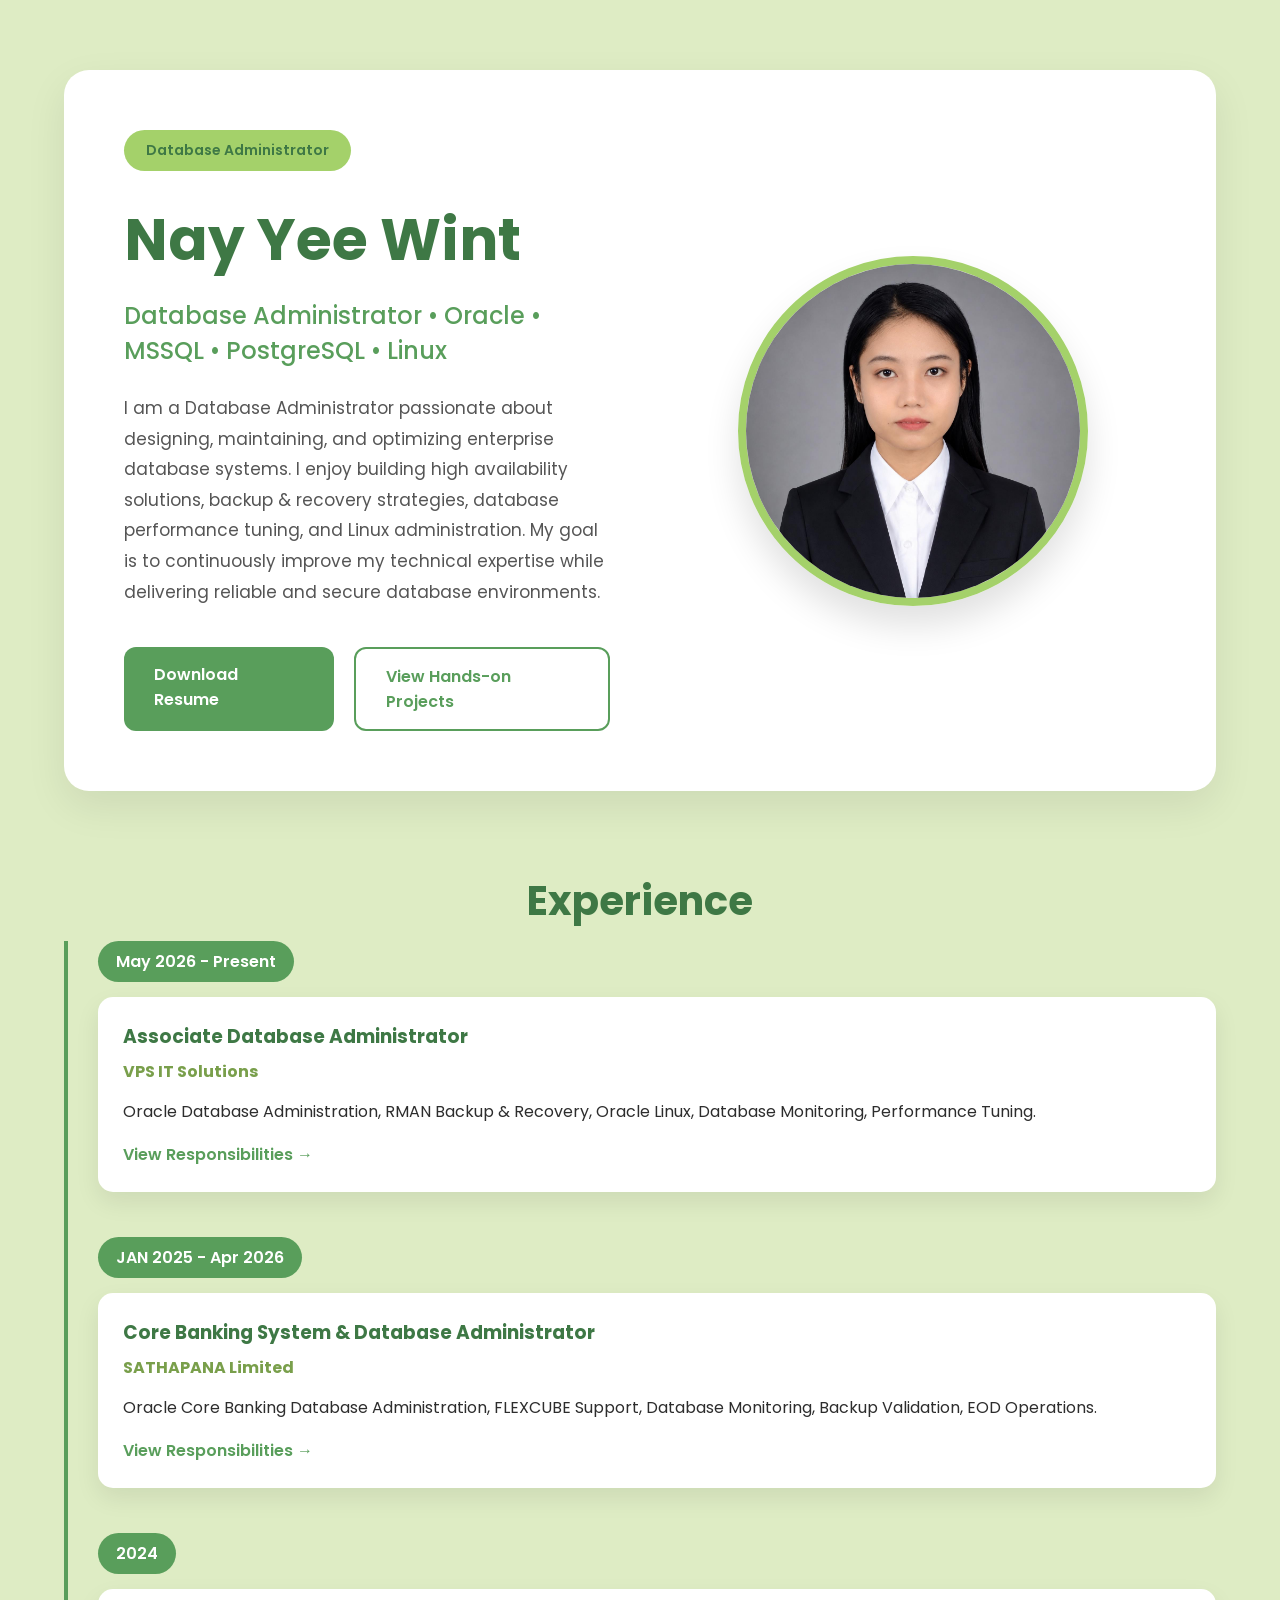
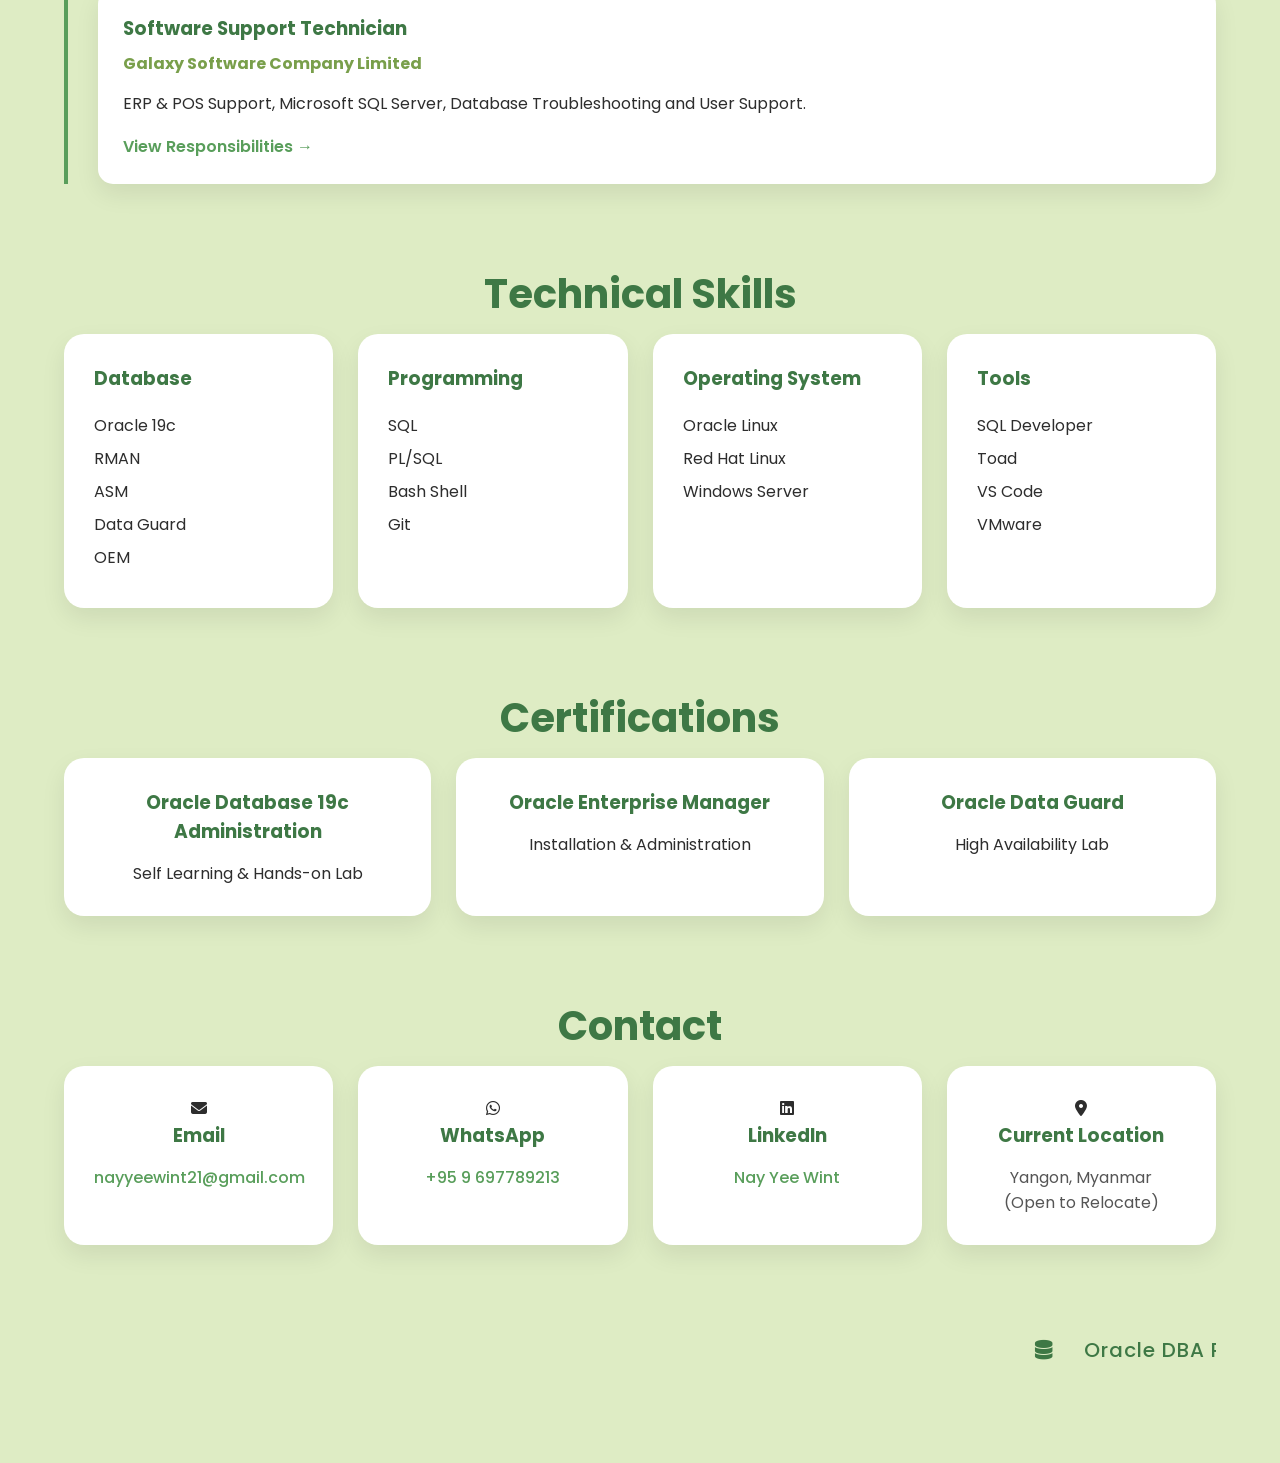
<file: index.html>
<!DOCTYPE html>
<html lang="en">
<head>

<meta charset="UTF-8">
<meta name="viewport" content="width=device-width, initial-scale=1.0">
<link rel="stylesheet"
href="https://cdnjs.cloudflare.com/ajax/libs/font-awesome/6.7.2/css/all.min.css">
<title>Nay Yee Wint | Oracle DBA</title>

<link rel="preconnect" href="https://fonts.googleapis.com">
<link rel="preconnect" href="https://fonts.gstatic.com" crossorigin>

<link href="https://fonts.googleapis.com/css2?family=Poppins:wght@300;400;500;600;700&display=swap" rel="stylesheet">

<link rel="stylesheet" href="css/style.css">

</head>

<body>

<section class="hero">

    <div class="hero-left">

        <span class="badge">
             Database Administrator
        </span>

        <h1>
            Nay Yee Wint
        </h1>

        <h2>
            Database Administrator • Oracle • MSSQL • PostgreSQL • Linux
        </h2>

        <p>

        I am a Database Administrator passionate about designing,
        maintaining, and optimizing enterprise database systems.
        I enjoy building high availability solutions, backup & recovery strategies,
        database performance tuning, and Linux administration.
        My goal is to continuously improve my technical expertise while
        delivering reliable and secure database environments.

        </p>

        <div class="buttons">

            <a href="#">Download Resume</a>

            <a href="#">View Hands-on Projects</a>

        </div>

    </div>


    <div class="hero-right">

        <img src="images/profile.jpg" alt="Profile">

    </div>

</section>

<!-- ================= EXPERIENCE ================= -->

<section class="section">

    <h2 class="section-title">Experience</h2>

    <div class="timeline">

        <div class="timeline-item">
            <div class="year">May 2026 - Present</div>

            <div class="content">
                <h3>Associate Database Administrator</h3>
                <h4>VPS IT Solutions</h4>
                <p>
                    Oracle Database Administration, RMAN Backup & Recovery,
                    Oracle Linux, Database Monitoring, Performance Tuning.
                </p>
                <a href="experience/vps.html" class="job-detail-btn">
               View Responsibilities →
        </a>
            </div>
        </div>

        <div class="timeline-item">
            <div class="year">JAN 2025 - Apr 2026</div>

            <div class="content">
                <h3>Core Banking System & Database Administrator</h3>
                <h4>SATHAPANA Limited</h4>
                <p>
                    Oracle Core Banking Database Administration,
                    FLEXCUBE Support, Database Monitoring,
                    Backup Validation, EOD Operations.
                </p>
                <a href="experience/sathapana.html" class="job-detail-btn">
        View Responsibilities →
</a>
            </div>
        </div>

        <div class="timeline-item">
            <div class="year">2024</div>

            <div class="content">
                <h3>Software Support Technician</h3>
                <h4>Galaxy Software Company Limited</h4>
                <p>
                    ERP & POS Support, Microsoft SQL Server,
                    Database Troubleshooting and User Support.
                </p>
                <a href="experience/galaxy.html" class="job-detail-btn">
       View Responsibilities →
</a>
            </div>
        </div>

    </div>

</section>



<!-- ================= SKILLS ================= -->

<section class="section">

<h2 class="section-title">Technical Skills</h2>

<div class="skills">

<div class="card">
<h3>Database</h3>
<p>Oracle 19c</p>
<p>RMAN</p>
<p>ASM</p>
<p>Data Guard</p>
<p>OEM</p>
</div>

<div class="card">
<h3>Programming</h3>
<p>SQL</p>
<p>PL/SQL</p>
<p>Bash Shell</p>
<p>Git</p>
</div>

<div class="card">
<h3>Operating System</h3>
<p>Oracle Linux</p>
<p>Red Hat Linux</p>
<p>Windows Server</p>
</div>

<div class="card">
<h3>Tools</h3>
<p>SQL Developer</p>
<p>Toad</p>
<p>VS Code</p>
<p>VMware</p>
</div>

</div>

</section>



<!-- ================= CERTIFICATIONS ================= -->

<section class="section">

<h2 class="section-title">Certifications</h2>

<div class="certificates">

<div class="certificate">
<h3>Oracle Database 19c Administration</h3>
<p>Self Learning & Hands-on Lab</p>
</div>

<div class="certificate">
<h3>Oracle Enterprise Manager</h3>
<p>Installation & Administration</p>
</div>

<div class="certificate">
<h3>Oracle Data Guard</h3>
<p>High Availability Lab</p>
</div>

</div>

</section>



<!-- ================= CONTACT ================= -->

<section class="section">
<h2 class="section-title">Contact</h2>


<div class="contact">

    <div class="contact-item">
        <i class="fa-solid fa-envelope"></i>
        <h3>Email</h3>
        <a href="mailto:nayyeewint21@gmail.com">
            nayyeewint21@gmail.com
        </a>
    </div>

    <div class="contact-item">
        <i class="fa-brands fa-whatsapp"></i>
        <h3>WhatsApp</h3>
        <a href="https://wa.me/959697789213?text=Hello%20Nay%20Yee%20Wint,%20I%20found%20your%20portfolio." target="_blank">
            +95 9 697789213
        </a>
    </div>


    <div class="contact-item">
        <i class="fa-brands fa-linkedin"></i>
        <h3>LinkedIn</h3>
        <a href="https://www.linkedin.com/in/nay-yee-wint/" target="_blank">
            Nay Yee Wint
        </a>
    </div>



<div class="contact-item">
    <i class="fa-solid fa-location-dot"></i>

    <h3>Current Location</h3>

    <p>Yangon, Myanmar</p>
   <p>(Open to Relocate)</p>

</div>


</div>


<!-- Developer Credit -->

<div class="developer-credit">
    <div class="developer-track">

            

        <span>
            &nbsp;&nbsp;&nbsp;&nbsp;&nbsp;&nbsp;&nbsp;&nbsp;&nbsp;&nbsp;&nbsp;&nbsp;
            &nbsp;&nbsp;&nbsp;&nbsp;&nbsp;&nbsp;&nbsp;&nbsp;&nbsp;&nbsp;&nbsp;&nbsp;
            &nbsp;&nbsp;&nbsp;&nbsp;&nbsp;&nbsp;&nbsp;&nbsp;&nbsp;&nbsp;&nbsp;&nbsp;
            &nbsp;&nbsp;&nbsp;&nbsp;&nbsp;&nbsp;&nbsp;&nbsp;&nbsp;&nbsp;&nbsp;&nbsp;
            &nbsp;&nbsp;&nbsp;&nbsp;&nbsp;&nbsp;&nbsp;&nbsp;&nbsp;&nbsp;&nbsp;&nbsp;
            &nbsp;&nbsp;&nbsp;&nbsp;&nbsp;&nbsp;&nbsp;&nbsp;&nbsp;&nbsp;&nbsp;&nbsp;
            &nbsp;&nbsp;&nbsp;&nbsp;&nbsp;&nbsp;&nbsp;&nbsp;&nbsp;&nbsp;&nbsp;&nbsp;
            &nbsp;&nbsp;&nbsp;&nbsp;&nbsp;&nbsp;&nbsp;&nbsp;&nbsp;&nbsp;&nbsp;&nbsp;
            &nbsp;&nbsp;&nbsp;&nbsp;&nbsp;&nbsp;&nbsp;&nbsp;&nbsp;&nbsp;&nbsp;&nbsp;
            &nbsp;&nbsp;&nbsp;&nbsp;&nbsp;&nbsp;&nbsp;&nbsp;&nbsp;&nbsp;&nbsp;&nbsp;
            &nbsp;&nbsp;&nbsp;&nbsp;&nbsp;&nbsp;&nbsp;&nbsp;&nbsp;&nbsp;&nbsp;&nbsp;
            &nbsp;&nbsp;&nbsp;&nbsp;&nbsp;&nbsp;&nbsp;&nbsp;&nbsp;&nbsp;&nbsp;&nbsp;
<i class="fa-solid fa-database"></i>
 &nbsp;&nbsp;&nbsp;
            Oracle DBA Portfolio
        </span>

           <i class="fa-solid fa-graduation-cap"></i>
        <span>
            Designed & Developed by Nay Yee Wint
        </span>

        <i class="fa-solid fa-database"></i>

    </div>
</div>

</section>

</body>
</html>
</file>
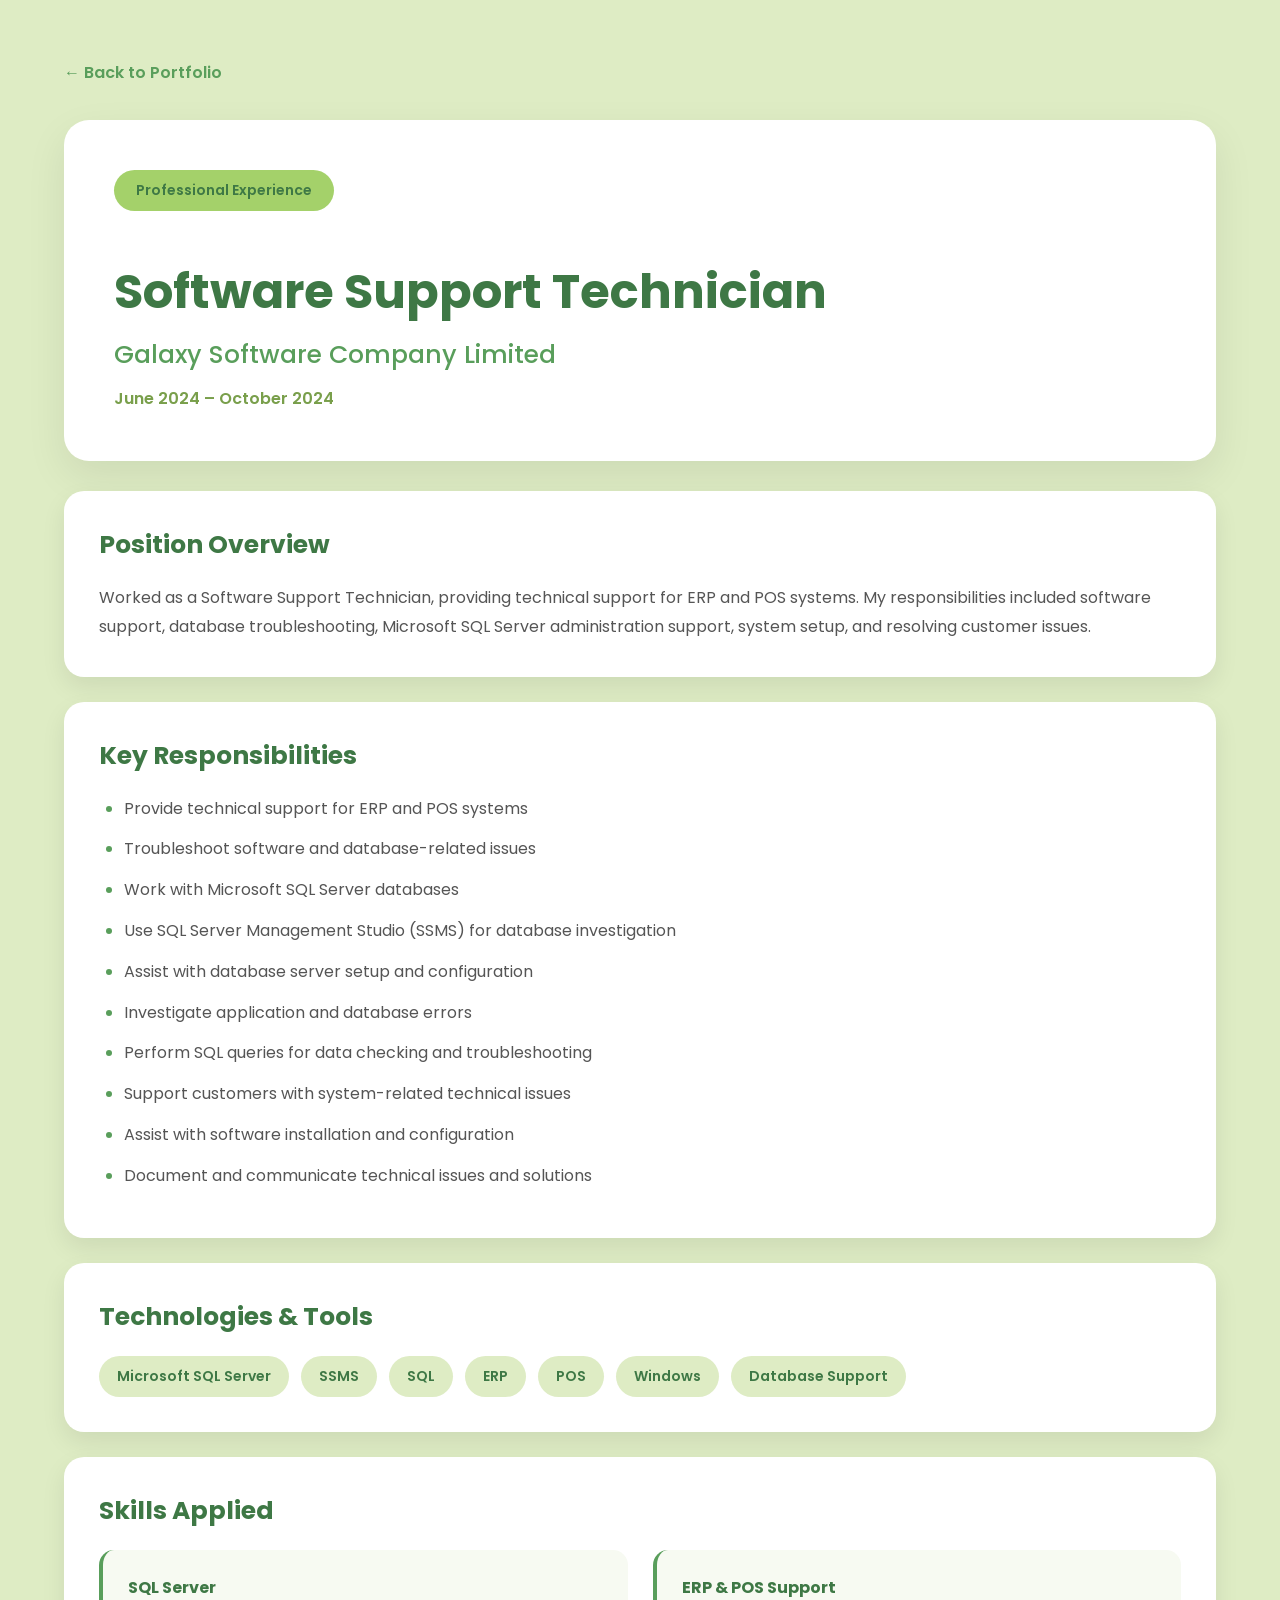
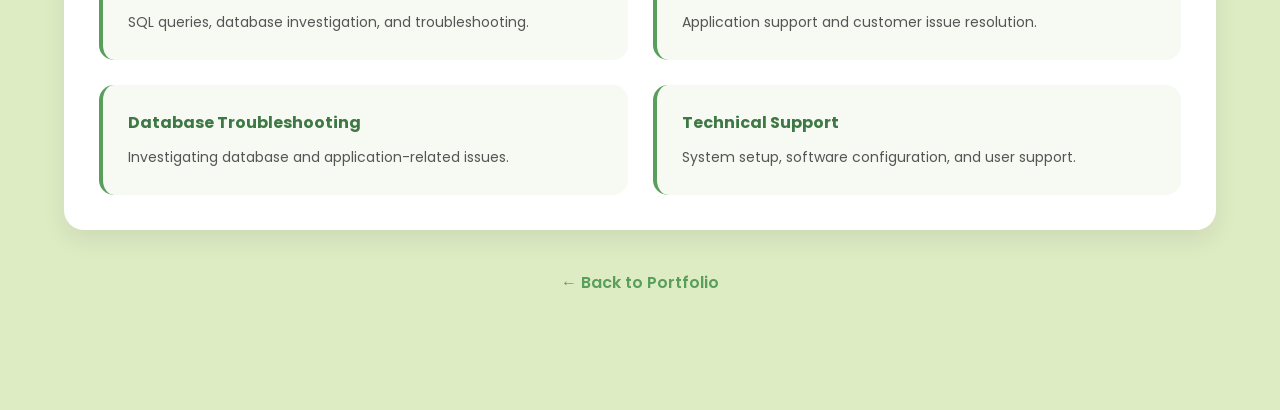
<file: experience/galaxy.html>
<!DOCTYPE html>
<html lang="en">

<head>

<meta charset="UTF-8">
<meta name="viewport" content="width=device-width, initial-scale=1.0">

<title>Software Support Technician | Galaxy Software Company Limited | Nay Yee Wint</title>

<link rel="preconnect" href="https://fonts.googleapis.com">
<link rel="preconnect" href="https://fonts.gstatic.com" crossorigin>

<link
    href="https://fonts.googleapis.com/css2?family=Poppins:wght@300;400;500;600;700&display=swap"
    rel="stylesheet"
>

<link rel="stylesheet" href="../css/style.css">

</head>

<body>

<!-- ================= JOB DETAILS ================= -->

<section class="job-detail-section">

    <div class="job-detail-container">

        <!-- Back Button -->

        <a href="../index.html" class="back-button">
            ← Back to Portfolio
        </a>


        <!-- Header -->

        <div class="job-header">

            <span class="badge">
                Professional Experience
            </span>

            <h1>
                Software Support Technician
            </h1>

            <h2>
                Galaxy Software Company Limited
            </h2>

            <p class="job-period">
                June 2024 – October 2024
            </p>

        </div>


        <!-- Summary -->

        <div class="job-card">

            <h3>Position Overview</h3>

            <p>
                Worked as a Software Support Technician, providing
                technical support for ERP and POS systems. My
                responsibilities included software support, database
                troubleshooting, Microsoft SQL Server administration
                support, system setup, and resolving customer issues.
            </p>

        </div>


        <!-- Responsibilities -->

        <div class="job-card">

            <h3>Key Responsibilities</h3>

            <ul class="responsibility-list">

                <li>
                    Provide technical support for ERP and POS systems
                </li>

                <li>
                    Troubleshoot software and database-related issues
                </li>

                <li>
                    Work with Microsoft SQL Server databases
                </li>

                <li>
                    Use SQL Server Management Studio (SSMS) for
                    database investigation
                </li>

                <li>
                    Assist with database server setup and configuration
                </li>

                <li>
                    Investigate application and database errors
                </li>

                <li>
                    Perform SQL queries for data checking and troubleshooting
                </li>

                <li>
                    Support customers with system-related technical issues
                </li>

                <li>
                    Assist with software installation and configuration
                </li>

                <li>
                    Document and communicate technical issues and solutions
                </li>

            </ul>

        </div>


        <!-- Technologies -->

        <div class="job-card">

            <h3>Technologies & Tools</h3>

            <div class="technology-list">

                <span>Microsoft SQL Server</span>

                <span>SSMS</span>

                <span>SQL</span>

                <span>ERP</span>

                <span>POS</span>

                <span>Windows</span>

                <span>Database Support</span>

            </div>

        </div>


        <!-- Skills -->

        <div class="job-card">

            <h3>Skills Applied</h3>

            <div class="skills-applied">

                <div>
                    <strong>SQL Server</strong>
                    <p>
                        SQL queries, database investigation,
                        and troubleshooting.
                    </p>
                </div>

                <div>
                    <strong>ERP & POS Support</strong>
                    <p>
                        Application support and customer
                        issue resolution.
                    </p>
                </div>

                <div>
                    <strong>Database Troubleshooting</strong>
                    <p>
                        Investigating database and
                        application-related issues.
                    </p>
                </div>

                <div>
                    <strong>Technical Support</strong>
                    <p>
                        System setup, software configuration,
                        and user support.
                    </p>
                </div>

            </div>

        </div>


        <!-- Back -->

        <div class="bottom-back">

            <a href="../index.html" class="back-button">
                ← Back to Portfolio
            </a>

        </div>

    </div>

</section>

</body>

</html>
</file>
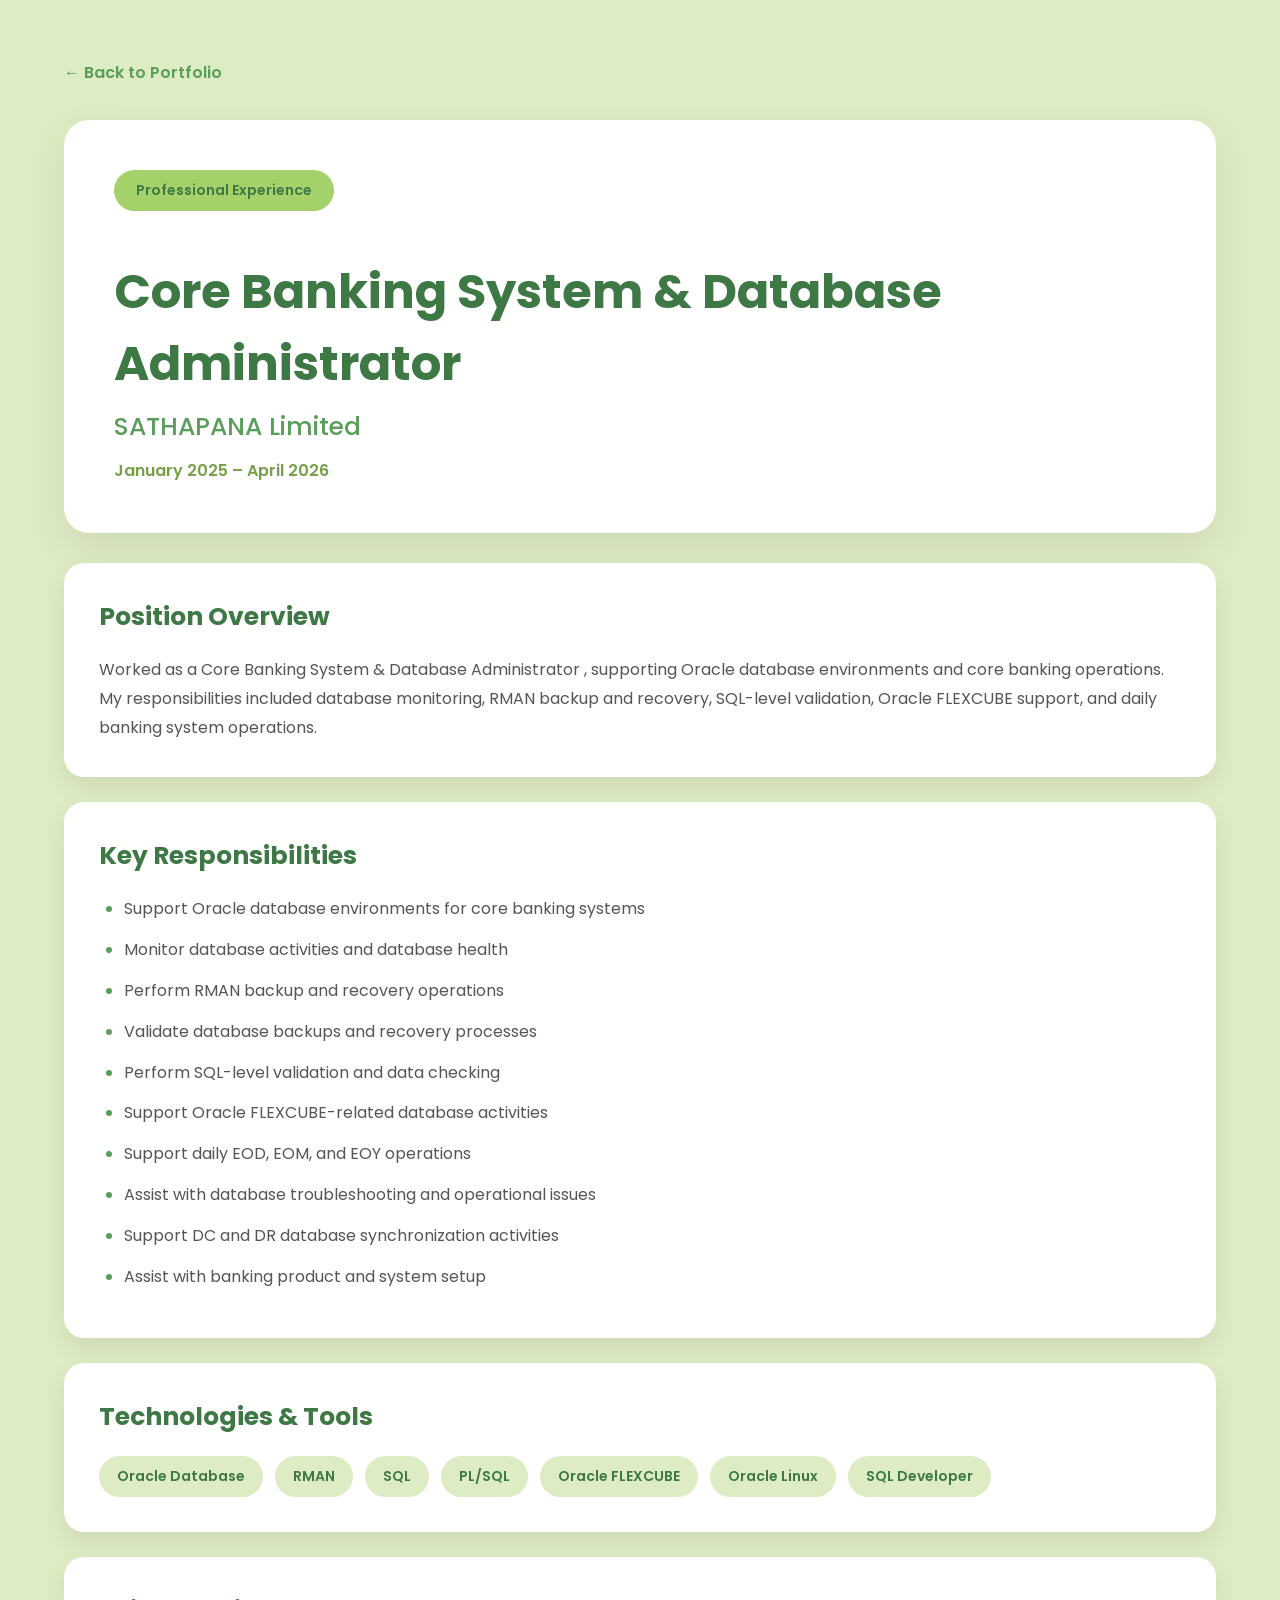
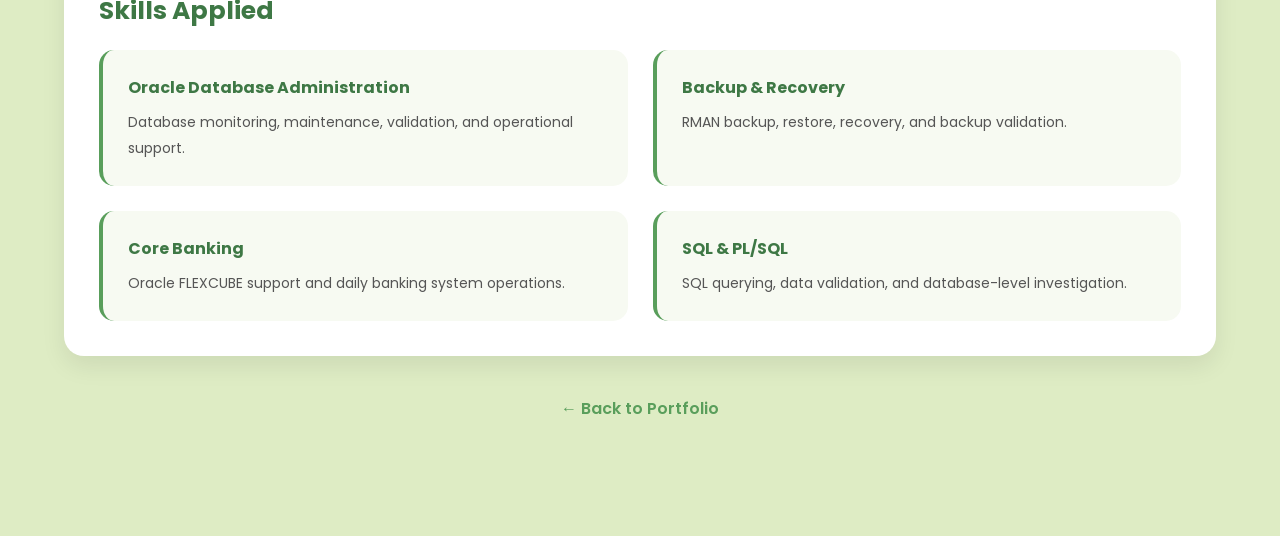
<file: experience/sathapana.html>
<!DOCTYPE html>
<html lang="en">

<head>

<meta charset="UTF-8">
<meta name="viewport" content="width=device-width, initial-scale=1.0">

<title>Core Banking System & Database Administrator Unit Assistant | SATHAPANA Limited | Nay Yee Wint</title>

<link rel="preconnect" href="https://fonts.googleapis.com">
<link rel="preconnect" href="https://fonts.gstatic.com" crossorigin>

<link
    href="https://fonts.googleapis.com/css2?family=Poppins:wght@300;400;500;600;700&display=swap"
    rel="stylesheet"
>

<link rel="stylesheet" href="../css/style.css">

</head>

<body>

<!-- ================= JOB DETAILS ================= -->

<section class="job-detail-section">

    <div class="job-detail-container">

        <!-- Back Button -->

        <a href="../index.html" class="back-button">
            ← Back to Portfolio
        </a>


        <!-- Header -->

        <div class="job-header">

            <span class="badge">
                Professional Experience
            </span>

            <h1>
                Core Banking System & Database Administrator
            </h1>

            <h2>
                SATHAPANA Limited
            </h2>

            <p class="job-period">
                January 2025 – April 2026
            </p>

        </div>


        <!-- Summary -->

        <div class="job-card">

            <h3>Position Overview</h3>

            <p>
                Worked as a Core Banking System & Database Administrator
                , supporting Oracle database environments
                and core banking operations. My responsibilities included
                database monitoring, RMAN backup and recovery, SQL-level
                validation, Oracle FLEXCUBE support, and daily banking
                system operations.
            </p>

        </div>


        <!-- Responsibilities -->

        <div class="job-card">

            <h3>Key Responsibilities</h3>

            <ul class="responsibility-list">

                <li>
                    Support Oracle database environments for core banking systems
                </li>

                <li>
                    Monitor database activities and database health
                </li>

                <li>
                    Perform RMAN backup and recovery operations
                </li>

                <li>
                    Validate database backups and recovery processes
                </li>

                <li>
                    Perform SQL-level validation and data checking
                </li>

                <li>
                    Support Oracle FLEXCUBE-related database activities
                </li>

                <li>
                    Support daily EOD, EOM, and EOY operations
                </li>

                <li>
                    Assist with database troubleshooting and operational issues
                </li>

                <li>
                    Support DC and DR database synchronization activities
                </li>

                <li>
                    Assist with banking product and system setup
                </li>

            </ul>

        </div>


        <!-- Technologies -->

        <div class="job-card">

            <h3>Technologies & Tools</h3>

            <div class="technology-list">

                <span>Oracle Database</span>

                <span>RMAN</span>

                <span>SQL</span>

                <span>PL/SQL</span>

                <span>Oracle FLEXCUBE</span>

                <span>Oracle Linux</span>

                <span>SQL Developer</span>

            </div>

        </div>


        <!-- Skills -->

        <div class="job-card">

            <h3>Skills Applied</h3>

            <div class="skills-applied">

                <div>
                    <strong>Oracle Database Administration</strong>
                    <p>
                        Database monitoring, maintenance,
                        validation, and operational support.
                    </p>
                </div>

                <div>
                    <strong>Backup & Recovery</strong>
                    <p>
                        RMAN backup, restore, recovery,
                        and backup validation.
                    </p>
                </div>

                <div>
                    <strong>Core Banking</strong>
                    <p>
                        Oracle FLEXCUBE support and
                        daily banking system operations.
                    </p>
                </div>

                <div>
                    <strong>SQL & PL/SQL</strong>
                    <p>
                        SQL querying, data validation,
                        and database-level investigation.
                    </p>
                </div>

            </div>

        </div>


        <!-- Back -->

        <div class="bottom-back">

            <a href="../index.html" class="back-button">
                ← Back to Portfolio
            </a>

        </div>

    </div>

</section>

</body>

</html>
</file>
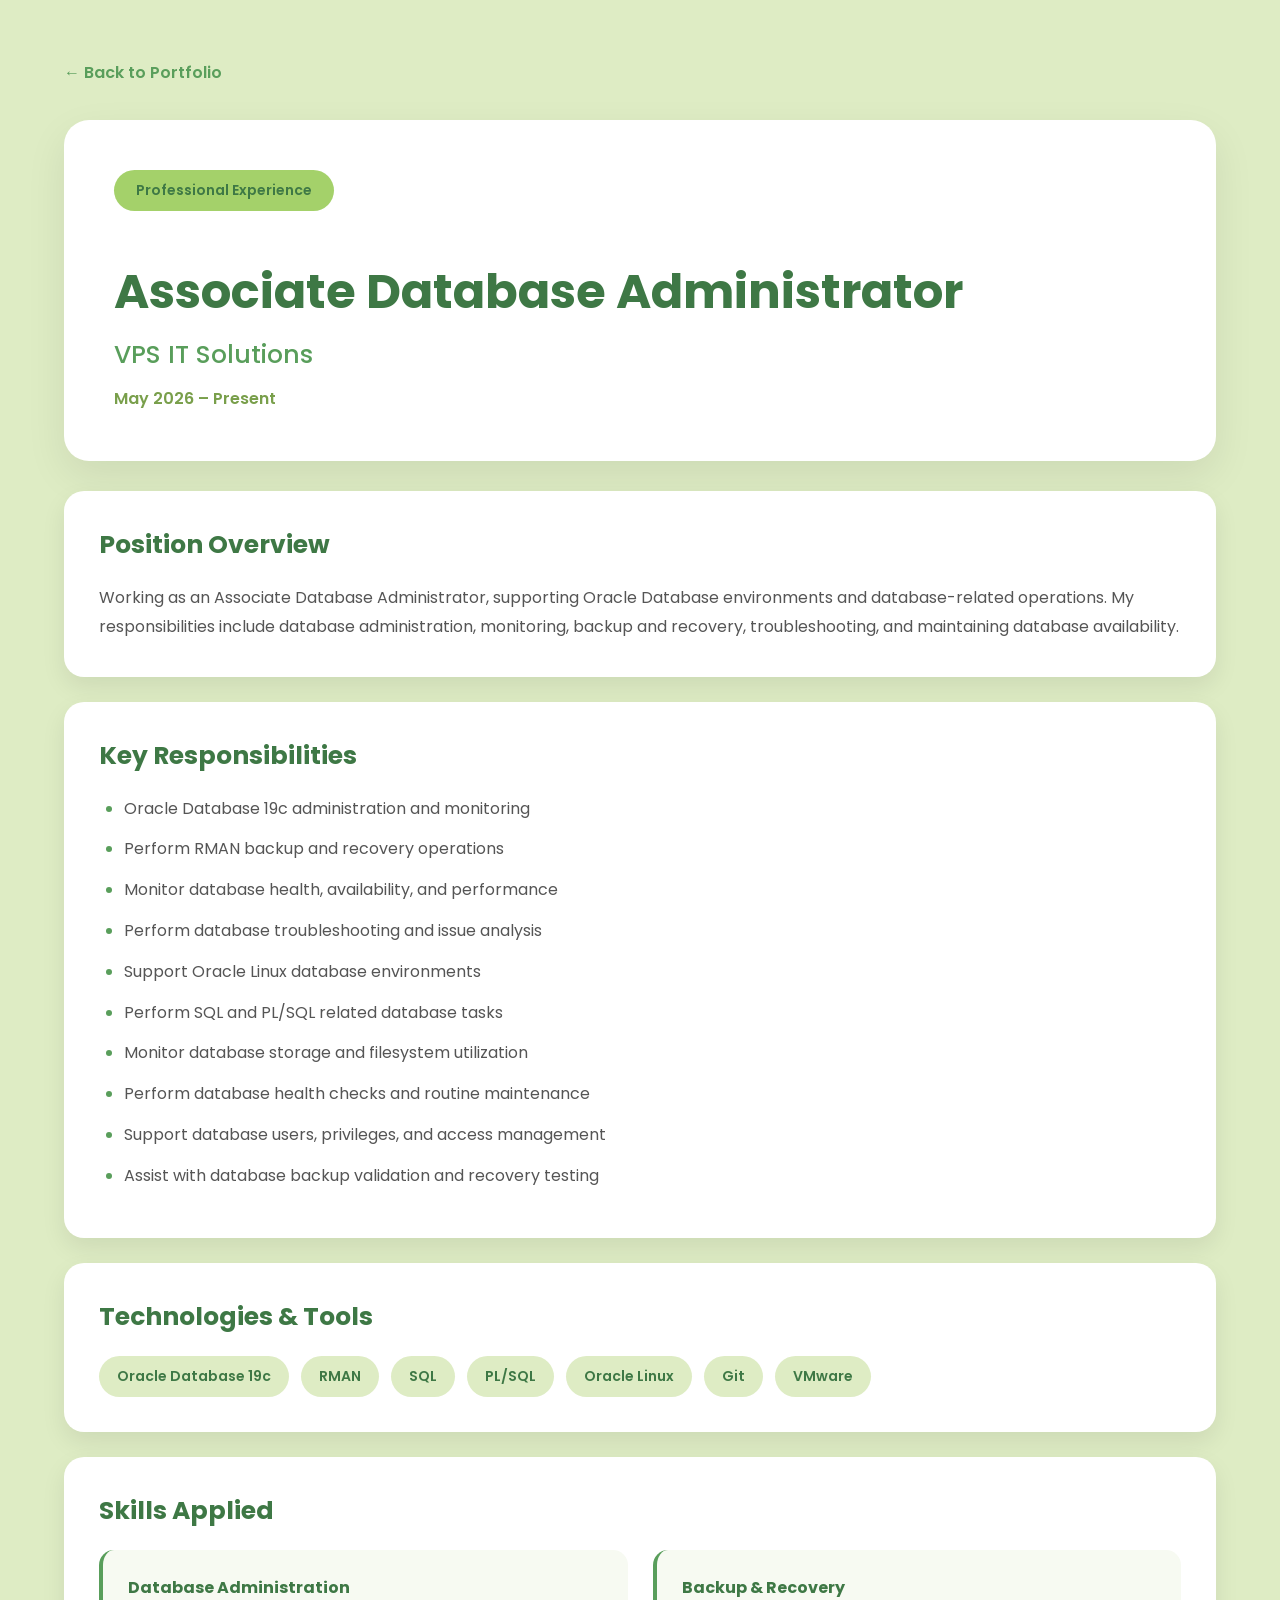
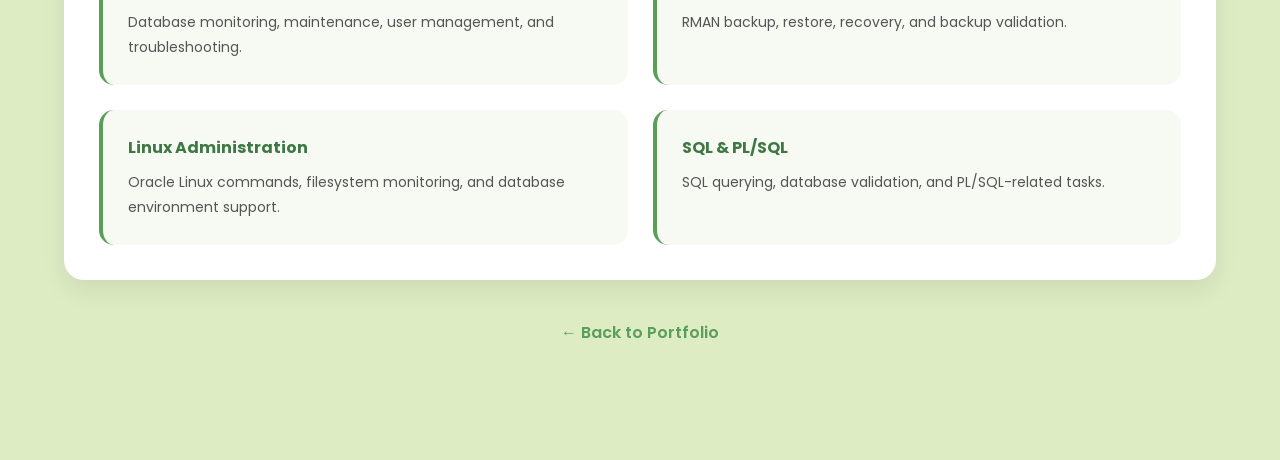
<file: experience/vps.html>
<!DOCTYPE html>
<html lang="en">

<head>

    <meta charset="UTF-8">
    <meta name="viewport" content="width=device-width, initial-scale=1.0">

    <title>Associate DBA | VPS IT Myanmar | Nay Yee Wint</title>

    <link rel="preconnect" href="https://fonts.googleapis.com">
    <link rel="preconnect" href="https://fonts.gstatic.com" crossorigin>

    <link
        href="https://fonts.googleapis.com/css2?family=Poppins:wght@300;400;500;600;700&display=swap"
        rel="stylesheet"
    >

    <!-- Use the same CSS as your home page -->
    <link rel="stylesheet" href="../css/style.css">

</head>

<body>

    <!-- ================= JOB DETAILS ================= -->

    <section class="job-detail-section">

        <div class="job-detail-container">

            <!-- Back Button -->

            <a href="../index.html" class="back-button">
                ← Back to Portfolio
            </a>


            <!-- Header -->

            <div class="job-header">

                <span class="badge">
                    Professional Experience
                </span>

                <h1>Associate Database Administrator</h1>

                <h2>VPS IT Solutions</h2>

                <p class="job-period">
                    May 2026 – Present
                </p>

            </div>


            <!-- Summary -->

            <div class="job-card">

                <h3>Position Overview</h3>

                <p>
                    Working as an Associate Database Administrator,
                    supporting Oracle Database environments and
                    database-related operations. My responsibilities
                    include database administration, monitoring,
                    backup and recovery, troubleshooting, and
                    maintaining database availability.
                </p>

            </div>


            <!-- Responsibilities -->

            <div class="job-card">

                <h3>Key Responsibilities</h3>

                <ul class="responsibility-list">

                    <li>
                        Oracle Database 19c administration and monitoring
                    </li>

                    <li>
                        Perform RMAN backup and recovery operations
                    </li>

                    <li>
                        Monitor database health, availability, and performance
                    </li>

                    <li>
                        Perform database troubleshooting and issue analysis
                    </li>

                    <li>
                        Support Oracle Linux database environments
                    </li>

                    <li>
                        Perform SQL and PL/SQL related database tasks
                    </li>

                    <li>
                        Monitor database storage and filesystem utilization
                    </li>

                    <li>
                        Perform database health checks and routine maintenance
                    </li>

                    <li>
                        Support database users, privileges, and access management
                    </li>

                    <li>
                        Assist with database backup validation and recovery testing
                    </li>

                </ul>

            </div>


            <!-- Technologies -->

            <div class="job-card">

                <h3>Technologies & Tools</h3>

                <div class="technology-list">

                    <span>Oracle Database 19c</span>

                    <span>RMAN</span>

                    <span>SQL</span>

                    <span>PL/SQL</span>

                    <span>Oracle Linux</span>

                    <span>Git</span>

                    <span>VMware</span>

                </div>

            </div>


            <!-- Skills -->

            <div class="job-card">

                <h3>Skills Applied</h3>

                <div class="skills-applied">

                    <div>
                        <strong>Database Administration</strong>
                        <p>
                            Database monitoring, maintenance,
                            user management, and troubleshooting.
                        </p>
                    </div>

                    <div>
                        <strong>Backup & Recovery</strong>
                        <p>
                            RMAN backup, restore, recovery,
                            and backup validation.
                        </p>
                    </div>

                    <div>
                        <strong>Linux Administration</strong>
                        <p>
                            Oracle Linux commands, filesystem
                            monitoring, and database environment support.
                        </p>
                    </div>

                    <div>
                        <strong>SQL & PL/SQL</strong>
                        <p>
                            SQL querying, database validation,
                            and PL/SQL-related tasks.
                        </p>
                    </div>

                </div>

            </div>


            <!-- Back -->

            <div class="bottom-back">

                <a href="../index.html" class="back-button">
                    ← Back to Portfolio
                </a>

            </div>

        </div>

    </section>


</body>

</html>
</file>
<file: css/style.css>
*{
    margin:0;
    padding:0;
    box-sizing:border-box;
}

body{

    font-family:'Poppins',sans-serif;

    background:#deecc4;

    color:#2d2d2d;

}

.hero{

    width:90%;

    max-width:1200px;

    margin:70px auto;
    margin-bottom: 10px;

    background:white;

    border-radius:25px;

    display:flex;

    align-items:center;

    justify-content:space-between;

    padding:60px;

    box-shadow:0 15px 40px rgba(0,0,0,.08);

    gap:60px;

}

.hero-left{

    flex:1;

}

.badge{

    display:inline-block;

    background:#a4d16a;

    color:#3e7845;

    padding:10px 22px;

    border-radius:30px;

    font-size:14px;

    font-weight:600;

    margin-bottom:25px;

}

.hero-left h1{

    font-size:58px;

    color:#3e7845;

    margin-bottom:15px;

}

.hero-left h2{

    font-size:24px;

    color:#599e5b;

    margin-bottom:25px;

    font-weight:500;

}

.hero-left p{

    line-height:1.8;

    font-size:17px;

    color:#555;

    margin-bottom:40px;

}

.buttons{

    display:flex;

    gap:20px;

}

.buttons a{

    text-decoration:none;

    padding:15px 30px;

    border-radius:12px;

    font-weight:600;

    transition:.3s;

}

.buttons a:first-child{

    background:#599e5b;

    color:white;

}

.buttons a:first-child:hover{

    background:#3e7845;

}

.buttons a:last-child{

    border:2px solid #599e5b;

    color:#599e5b;

}

.buttons a:last-child:hover{

    background:#599e5b;

    color:white;

}

.hero-right{

    flex:1;

    display:flex;

    justify-content:center;

}

.hero-right img{

    width:350px;

    height:350px;

    object-fit:cover;

    border-radius:50%;

    border:8px solid #a4d16a;

    box-shadow:0 20px 35px rgba(0,0,0,.12);

}

@media(max-width:900px){

.hero{

    flex-direction:column-reverse;

    text-align:center;

    padding:40px;

}

.hero-left h1{

    font-size:42px;

}

.hero-left h2{

    font-size:20px;

}

.buttons{

    justify-content:center;

    flex-wrap:wrap;

}

.hero-right img{

    width:260px;

    height:260px;

}

}

/* ====================== */

.section{

    width:90%;
    max-width:1200px;
    margin:80px auto;

}

.section-title{

    text-align:center;
    color:#3e7845;
    font-size:40px;
    margin-bottom:10px;

}

/* ===== Timeline ===== */

.timeline{

    position:relative;
    padding-left:30px;
    border-left:4px solid #599e5b;

}

.timeline-item{

    margin-bottom:45px;

}

.year{

    display:inline-block;
    background:#599e5b;
    color:white;
    padding:8px 18px;
    border-radius:30px;
    margin-bottom:15px;
    font-weight:600;

}

.content{

    background:white;
    padding:25px;
    border-radius:15px;
    box-shadow:0 10px 25px rgba(0,0,0,.08);

}

.content h3{

    color:#3e7845;
    margin-bottom:8px;

}

.content h4{

    color:#799f4b;
    margin-bottom:15px;

}

/* ===== Skills ===== */

.skills{

    display:grid;
    grid-template-columns:repeat(auto-fit,minmax(250px,1fr));
    gap:25px;

}

.card{

    background:white;
    padding:30px;
    border-radius:20px;
    box-shadow:0 10px 25px rgba(0,0,0,.08);
    transition:.3s;

}

.card:hover{

    transform:translateY(-8px);

}

.card h3{

    color:#3e7845;
    margin-bottom:20px;

}

.card p{

    margin:8px 0;

}

/* ===== Certificates ===== */

.certificates{

    display:grid;
    grid-template-columns:repeat(auto-fit,minmax(280px,1fr));
    gap:25px;

}

.certificate{

    background:white;
    padding:30px;
    border-radius:20px;
    text-align:center;
    box-shadow:0 10px 25px rgba(0,0,0,.08);

}

.certificate h3{

    color:#3e7845;
    margin-bottom:15px;

}

/* ===== Contact ===== */

.contact{

    display:grid;
    grid-template-columns:repeat(auto-fit,minmax(250px,1fr));
    gap:25px;

}

.contact-item{

    background:white;
    padding:30px;
    border-radius:20px;
    text-align:center;
    box-shadow:0 10px 25px rgba(0,0,0,.08);

}

.contact-item h3{

    color:#3e7845;
    margin-bottom:15px;

}

.contact-item p{

    color:#555;

}

.contact-item a{

    color:#599e5b;
    text-decoration:none;
    font-weight:500;
    transition:.3s;

}

.contact-item a:hover{

    color:#3e7845;
    text-decoration:underline;

}

.job-detail-btn{

    display:inline-block;

    margin-top:18px;

    color:#599e5b;

    text-decoration:none;

    font-weight:600;

    transition:.3s;

}

.job-detail-btn:hover{

    color:#3e7845;

    letter-spacing:1px;

}






/* =========================================
   JOB DETAIL PAGE
========================================= */

.job-detail-section {

    width: 90%;
    max-width: 1200px;

    margin: 60px auto 80px;

}


.job-detail-container {

    width: 100%;

}


/* ===== Back Button ===== */

.back-button {

    display: inline-block;

    color: #599e5b;

    text-decoration: none;

    font-weight: 600;

    margin-bottom: 35px;

    transition: .3s;

}


.back-button:hover {

    color: #3e7845;

    transform: translateX(-5px);

}


/* ===== Job Header ===== */

.job-header {

    background: white;

    padding: 50px;

    border-radius: 25px;

    box-shadow: 0 15px 40px rgba(0,0,0,.08);

    margin-bottom: 30px;

}


.job-header h1 {

    font-size: 48px;

    color: #3e7845;

    margin: 20px 0 8px;

}


.job-header h2 {

    font-size: 25px;

    color: #599e5b;

    font-weight: 500;

    margin-bottom: 12px;

}


.job-period {

    color: #799f4b;

    font-weight: 600;

}


/* ===== Job Cards ===== */

.job-card {

    background: white;

    padding: 35px;

    border-radius: 20px;

    box-shadow: 0 10px 25px rgba(0,0,0,.08);

    margin-bottom: 25px;

}


.job-card h3 {

    color: #3e7845;

    font-size: 25px;

    margin-bottom: 20px;

}


.job-card p {

    color: #555;

    line-height: 1.8;

}


/* ===== Responsibilities ===== */

.responsibility-list {

    padding-left: 25px;

}


.responsibility-list li {

    color: #555;

    line-height: 1.8;

    margin-bottom: 12px;

}


.responsibility-list li::marker {

    color: #599e5b;

}


/* ===== Technologies ===== */

.technology-list {

    display: flex;

    flex-wrap: wrap;

    gap: 12px;

}


.technology-list span {

    background: #deecc4;

    color: #3e7845;

    padding: 10px 18px;

    border-radius: 30px;

    font-size: 14px;

    font-weight: 600;

}


/* ===== Skills Applied ===== */

.skills-applied {

    display: grid;

    grid-template-columns: repeat(2, 1fr);

    gap: 25px;

}


.skills-applied div {

    background: #f7faf2;

    padding: 25px;

    border-radius: 15px;

    border-left: 4px solid #599e5b;

}


.skills-applied strong {

    display: block;

    color: #3e7845;

    margin-bottom: 10px;

}


.skills-applied p {

    font-size: 14px;

}


/* ===== Bottom Back ===== */

.bottom-back {

    text-align: center;

    margin-top: 40px;

}


/* =========================================
   MOBILE
========================================= */

@media(max-width:768px) {

    .job-detail-section {

        width: 92%;

        margin-top: 35px;

    }


    .job-header {

        padding: 35px 25px;

    }


    .job-header h1 {

        font-size: 36px;

    }


    .job-header h2 {

        font-size: 21px;

    }


    .job-card {

        padding: 25px;

    }


    .skills-applied {

        grid-template-columns: 1fr;

    }


    .technology-list {

        gap: 8px;

    }


    .technology-list span {

        font-size: 13px;

        padding: 8px 14px;

    }

}




/* ===============================
   DEVELOPER CREDIT
================================ */

.developer-credit {

    width: 100%;

    overflow: hidden;

    margin-top: 70px;

    padding: 18px 0;


    color:  #3e7845;

    white-space: nowrap;

}


.developer-track {

    display: flex;

    width: max-content;

    animation: developerScroll 10s linear infinite;

}


.developer-track span {

    margin: 0 35px;

    font-size: 20px;

    font-weight: 500;

    letter-spacing: 1px;

}


/* Horizontal animation */

@keyframes developerScroll {

    from {

        transform: translateX(0);

    }

    to {

        transform: translateX(-50%);

    }

}

.developer-track i {
    margin-top: 7px;
    font-size: 20px;
}
</file>
